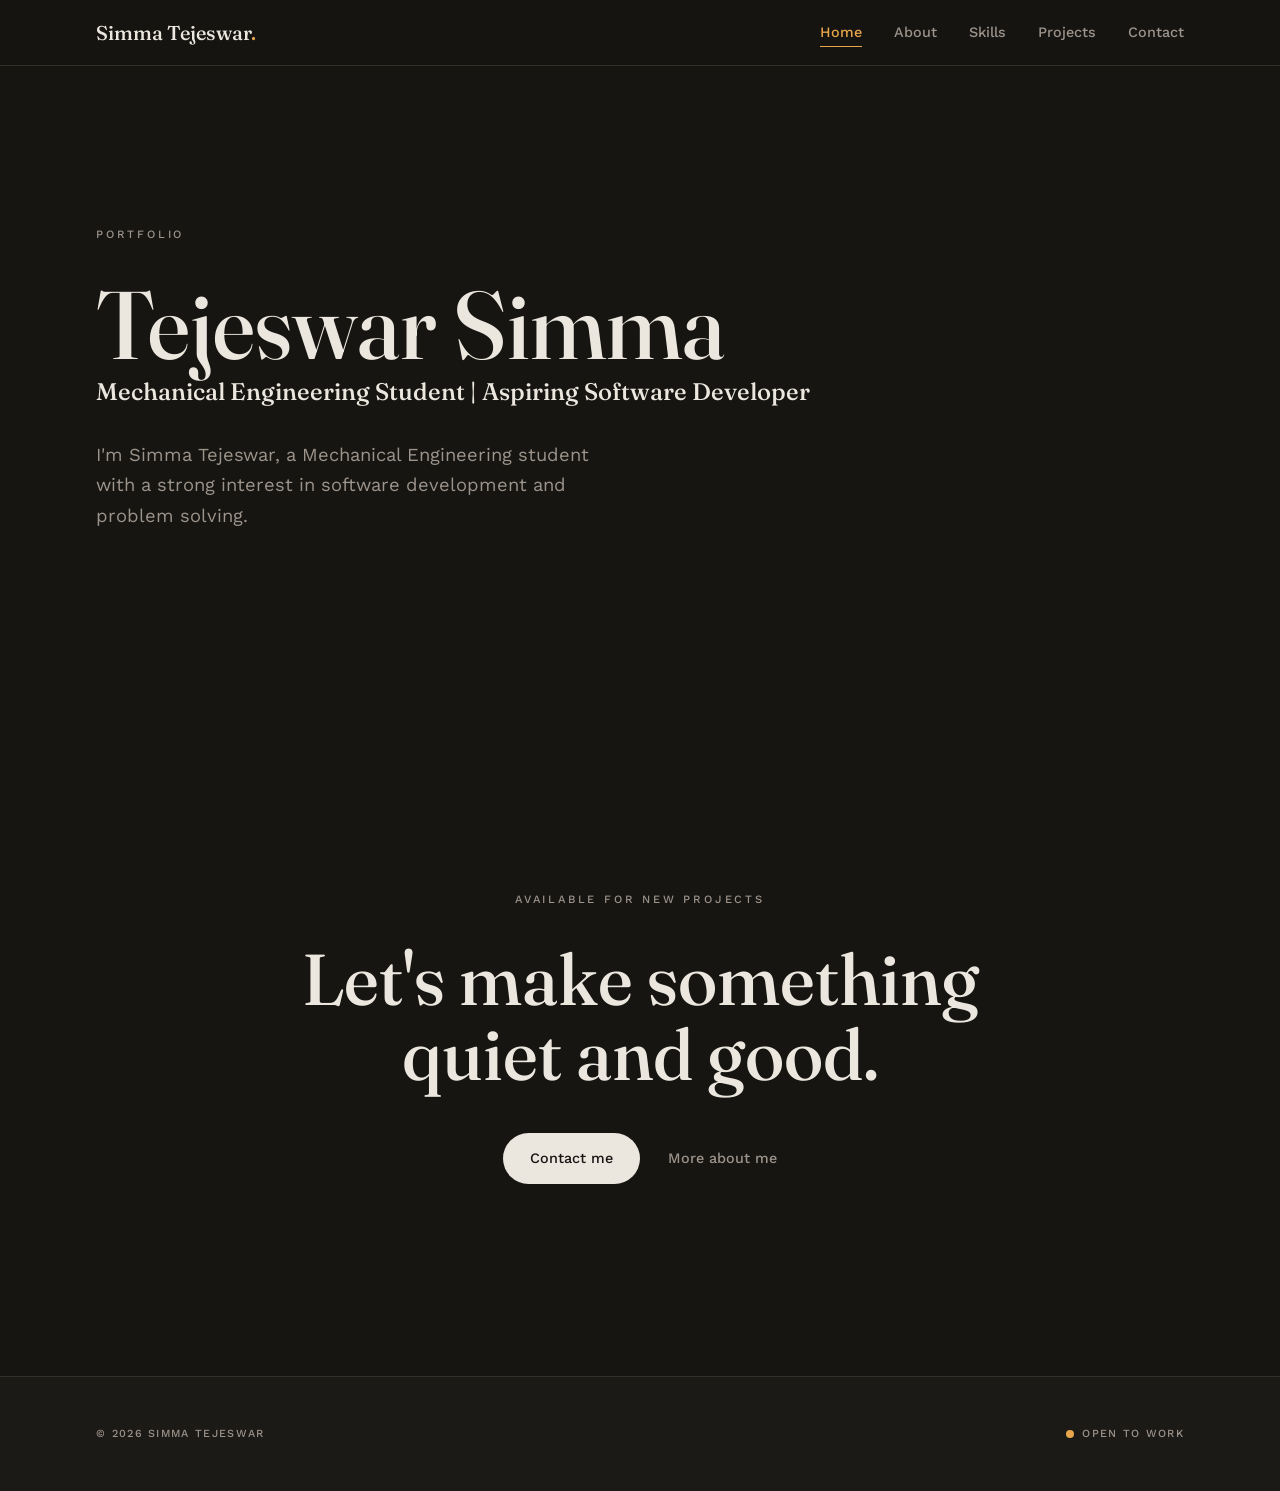
<file: index.html>
<!DOCTYPE html>
<html lang="en">
<head>
  <meta charset="UTF-8">
  <meta name="viewport" content="width=device-width, initial-scale=1">
  <title>Simma Tejeswar  &amp; Devoloper</title>
  <meta name="description" content="Portfolio of Simma Tejeswar, a   crafting calm, responsive websites with pure HTML and CSS.">
  <meta property="og:title" content="Simma Tejeswar —   &amp; Designer">
  <meta property="og:description" content="Calm, considered websites built with clean HTML and CSS.">
  <meta property="og:type" content="website">
  <meta name="twitter:card" content="summary_large_image">
  <link rel="preconnect" href="https://fonts.googleapis.com">
  <link rel="preconnect" href="https://fonts.gstatic.com" crossorigin>
  <link href="https://fonts.googleapis.com/css2?family=Fraunces:opsz,wght@9..144,400;9..144,500;9..144,600&amp;family=Work+Sans:wght@300;400;500;600&amp;display=swap" rel="stylesheet">
  <link rel="stylesheet" href="styles.css">
</head>
<body>

  <header class="site-header">
    <div class="container nav-inner">
      <a class="brand" href="index.html">Simma Tejeswar<span class="dot">.</span></a>
      <input type="checkbox" id="nav-toggle" class="nav-toggle">
      <label for="nav-toggle" class="nav-burger" aria-label="Toggle menu">
        <span></span><span></span><span></span>
      </label>
      <nav class="nav-links">
        <a class="ln" href="index.html" aria-current="page">Home</a>
        <a class="ln" href="about.html">About</a>
        <a class="ln" href="skills.html">Skills</a>
        <a class="ln" href="projects.html">Projects</a>
        <a class="ln" href="contact.html">Contact</a>
      </nav>
    </div>
  </header>

  <main>
    <section class="hero">
      <div class="container">
        <p class="eyebrow">Portfolio</p>
        <h1>Tejeswar Simma</h1>
             <h2>Mechanical Engineering Student | Aspiring Software Developer</h2>
        <p class="lede">I'm Simma Tejeswar, a Mechanical Engineering student with a strong interest in software development and problem solving.</p>
        <div class="hero-actions">

        </div>
      </div>
    </section>

    
    <section class="cta">
      <div class="container cta-inner">
        <p class="eyebrow">Available for new projects</p>
        <h2>Let's make something quiet and good.</h2>
        <div class="hero-actions">
          <a class="btn btn-solid" href="contact.html">Contact me</a>
          <a class="ln small-link" href="about.html">More about me</a>
        </div>
      </div>
    </section>
  </main>

  <footer class="site-footer">
    <div class="container footer-inner">
      <span>&copy; 2026 Simma Tejeswar</span>
      <div class="footer-status">
        <span class="status-dot"></span>
        <span>Open to work</span>
      </div>
    </div>
  </footer>

</body>
</html>
</file>
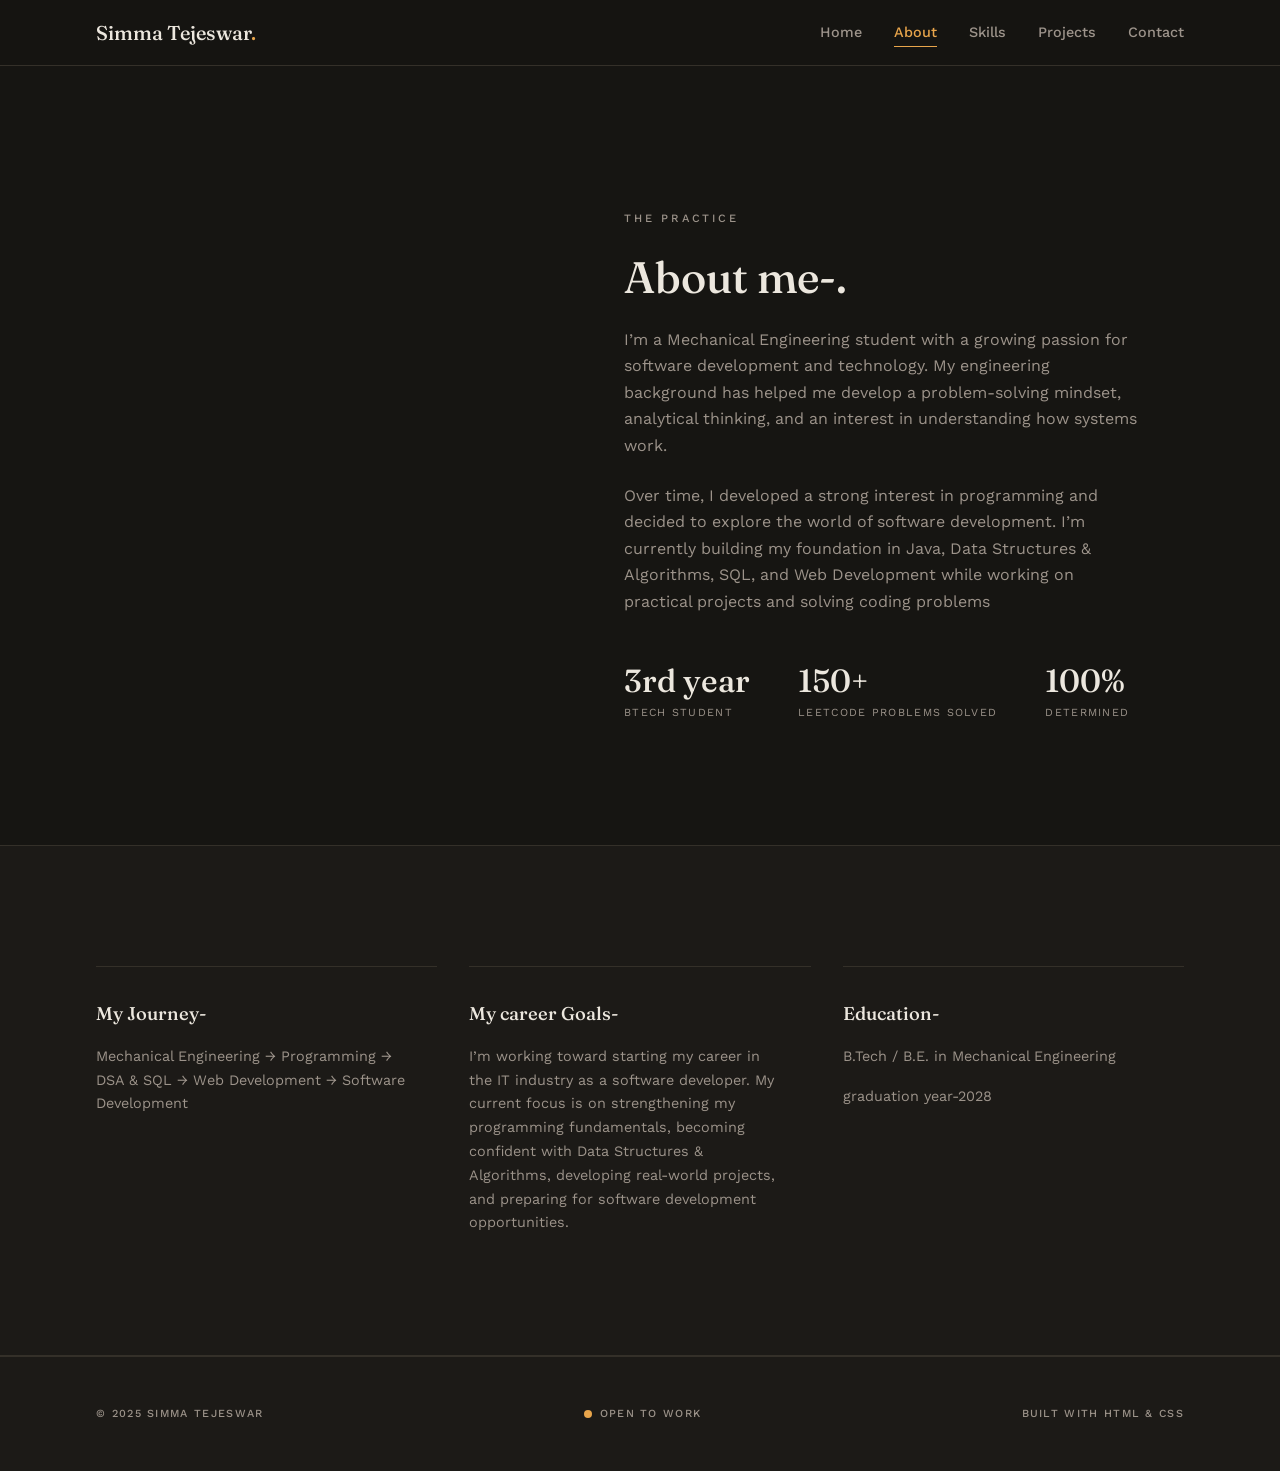
<file: about.html>
<!DOCTYPE html>
<html lang="en">
<head>
  <meta charset="UTF-8">
  <meta name="viewport" content="width=device-width, initial-scale=1">
  <title>About — Simma Tejeswar</title>
  <meta name="description" content="Who Simma Tejeswar is: a software developer who believes good design is mostly restraint. Background, values and numbers.">
  <meta property="og:title" content="About — Simma Tejeswar">
  <meta property="og:description" content="A software Devoloper who believes good design is mostly restraint.">
  <meta property="og:type" content="website">
  <meta name="twitter:card" content="summary_large_image">
  <link rel="preconnect" href="https://fonts.googleapis.com">
  <link rel="preconnect" href="https://fonts.gstatic.com" crossorigin>
  <link href="https://fonts.googleapis.com/css2?family=Fraunces:opsz,wght@9..144,400;9..144,500;9..144,600&amp;family=Work+Sans:wght@300;400;500;600&amp;display=swap" rel="stylesheet">
  <link rel="stylesheet" href="styles.css">
</head>
<body>

  <header class="site-header">
    <div class="container nav-inner">
      <a class="brand" href="index.html">Simma Tejeswar<span class="dot">.</span></a>
      <input type="checkbox" id="nav-toggle" class="nav-toggle">
      <label for="nav-toggle" class="nav-burger" aria-label="Toggle menu">
        <span></span><span></span><span></span>
      </label>
      <nav class="nav-links">
        <a class="ln" href="index.html">Home</a>
        <a class="ln" href="about.html" aria-current="page">About</a>
        <a class="ln" href="skills.html">Skills</a>
        <a class="ln" href="projects.html">Projects</a>
        <a class="ln" href="contact.html">Contact</a>
      </nav>
    </div>
  </header>


    <section class="section">
      <div class="container about-grid">
        <div class="about-photo">
        </div>
        <div class="about-copy">
          <p class="eyebrow">The practice</p>
          <h2>About me-.</h2>
          <p>I’m a Mechanical Engineering student with a growing passion for software development and technology. My engineering background has helped me develop a problem-solving mindset, analytical thinking, and an interest in understanding how systems work.</p>
          <p>Over time, I developed a strong interest in programming and decided to explore the world of software development. I’m currently building my foundation in Java, Data Structures & Algorithms, SQL, and Web Development while working on practical projects and solving coding problems</p>
          <div class="stats">
            <div>
              <span class="stat-value">3rd year</span>
              <span class="stat-label">btech student</span>
            </div>
            <div>
              <span class="stat-value">150+</span>
              <span class="stat-label">leetcode problems solved</span>
            </div>
            <div>
              <span class="stat-value">100%</span>
              <span class="stat-label">determined</span>
            </div>
          </div>
        </div>
      </div>
    </section>

    <section class="section section-soft">
      <div class="container">
        <div class="grid-3">
          <div class="skill-col">
            <h3>My Journey-</h3>
            <p>Mechanical Engineering → Programming → DSA & SQL → Web Development → Software Development</p>
          </div>
          <div class="skill-col">
            <h3>My career Goals-</h3>
            <p>I’m working toward starting my career in the IT industry as a software developer. My current focus is on strengthening my programming fundamentals, becoming confident with Data Structures & Algorithms, developing real-world projects, and preparing for software development opportunities.</p>
          </div>
          <div class="skill-col">
            <h3>Education-</h3>
            <p>B.Tech / B.E. in Mechanical Engineering</p>
            <p>graduation year-2028</p>
            
        </div>
      </div>
    </section>
  </main>

  <footer class="site-footer">
    <div class="container footer-inner">
      <span>&copy; 2025 Simma Tejeswar</span>
      <div class="footer-status">
        <span class="status-dot"></span>
        <span>Open to work</span>
      </div>
      <span>Built with HTML &amp; CSS</span>
    </div>
  </footer>

</body>
</html>
</file>
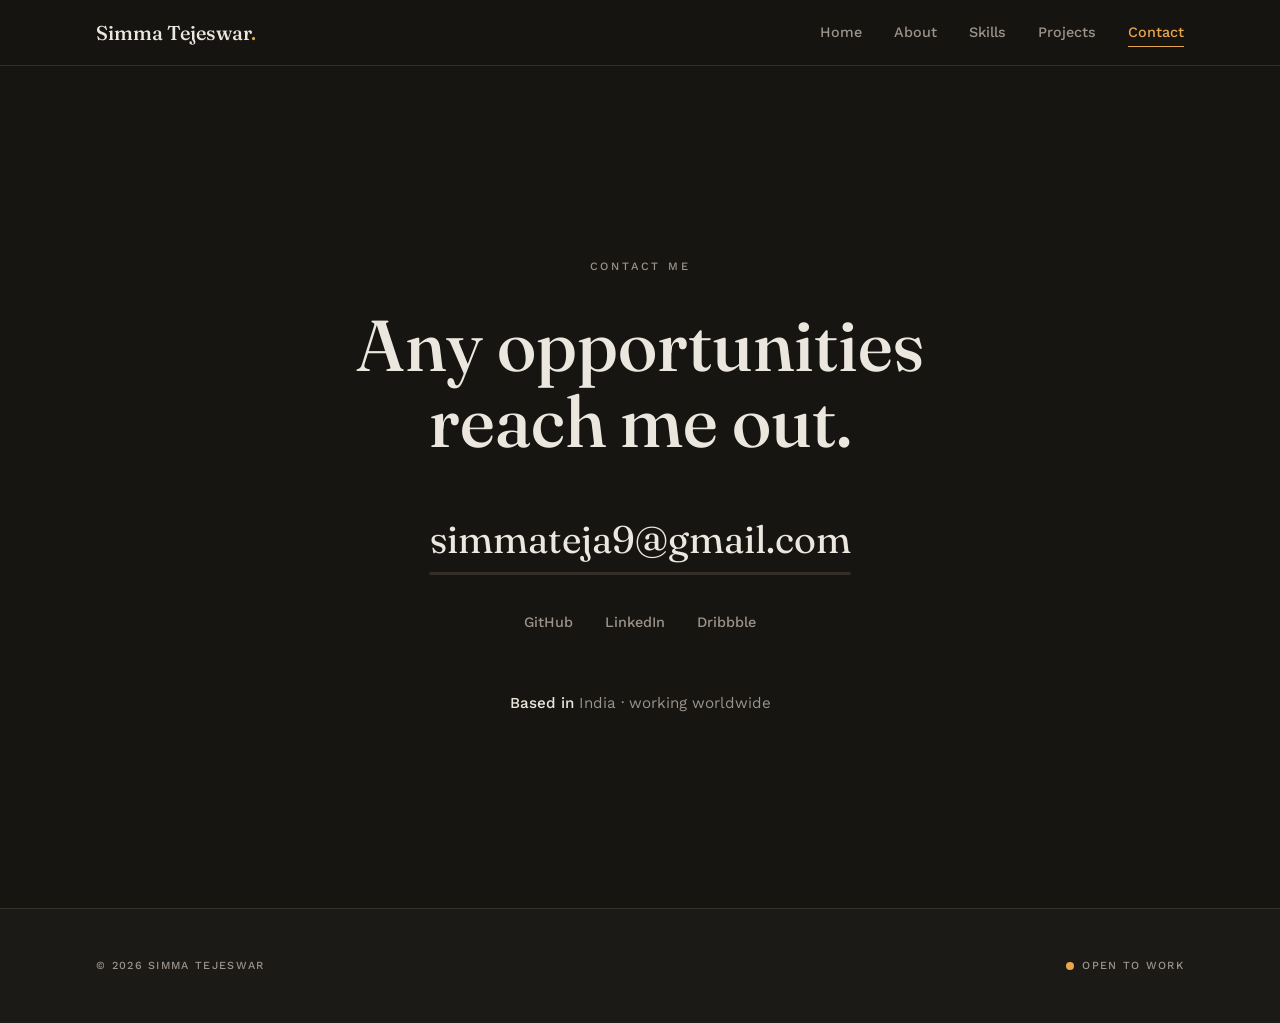
<file: contact.html>
<!DOCTYPE html>
<html lang="en">
<head>
  <meta charset="UTF-8">
  <meta name="viewport" content="width=device-width, initial-scale=1">
  <title>Contact — Simma Tejeswar</title>
  <meta name="description" content="Get in touch with Simma Tejeswar — available for freelance websites, redesigns and collaborations.">
  <meta property="og:title" content="Contact — Simma Tejeswar">
  <meta property="og:description" content="Available for freelance websites, redesigns and collaborations.">
  <meta property="og:type" content="website">
  <meta name="twitter:card" content="summary_large_image">
  <link rel="preconnect" href="https://fonts.googleapis.com">
  <link rel="preconnect" href="https://fonts.gstatic.com" crossorigin>
  <link href="https://fonts.googleapis.com/css2?family=Fraunces:opsz,wght@9..144,400;9..144,500;9..144,600&amp;family=Work+Sans:wght@300;400;500;600&amp;display=swap" rel="stylesheet">
  <link rel="stylesheet" href="styles.css">
</head>
<body>

  <header class="site-header">
    <div class="container nav-inner">
      <a class="brand" href="index.html">Simma Tejeswar<span class="dot">.</span></a>
      <input type="checkbox" id="nav-toggle" class="nav-toggle">
      <label for="nav-toggle" class="nav-burger" aria-label="Toggle menu">
        <span></span><span></span><span></span>
      </label>
      <nav class="nav-links">
        <a class="ln" href="index.html">Home</a>
        <a class="ln" href="about.html">About</a>
        <a class="ln" href="skills.html">Skills</a>
        <a class="ln" href="projects.html">Projects</a>
        <a class="ln" href="contact.html" aria-current="page">Contact</a>
      </nav>
    </div>
  </header>

  <main>
    <section class="cta">
      <div class="container cta-inner">
        <p class="eyebrow">Contact me</p>
        <h2>Any opportunities reach me out.</h2>
        <a class="email-link" href="mailto:simmateja9@gmail.com">simmateja9@gmail.com</a>
        <div class="socials">
          <a class="ln" href="https://github.com" target="_blank" rel="noopener">GitHub</a>
          <a class="ln" href="https://linkedin.com" target="_blank" rel="noopener">LinkedIn</a>
          <a class="ln" href="https://dribbble.com" target="_blank" rel="noopener">Dribbble</a>
        </div>
        <div class="contact-meta">
          <span><strong>Based in</strong> India &middot; working worldwide</span>
        </div>
      </div>
    </section>
  </main>

  <footer class="site-footer">
    <div class="container footer-inner">
      <span>&copy; 2026 Simma Tejeswar</span>
      <div class="footer-status">
        <span class="status-dot"></span>
        <span>Open to  work</span>
      </div>
    </div>
  </footer>

</body>
</html>
</file>
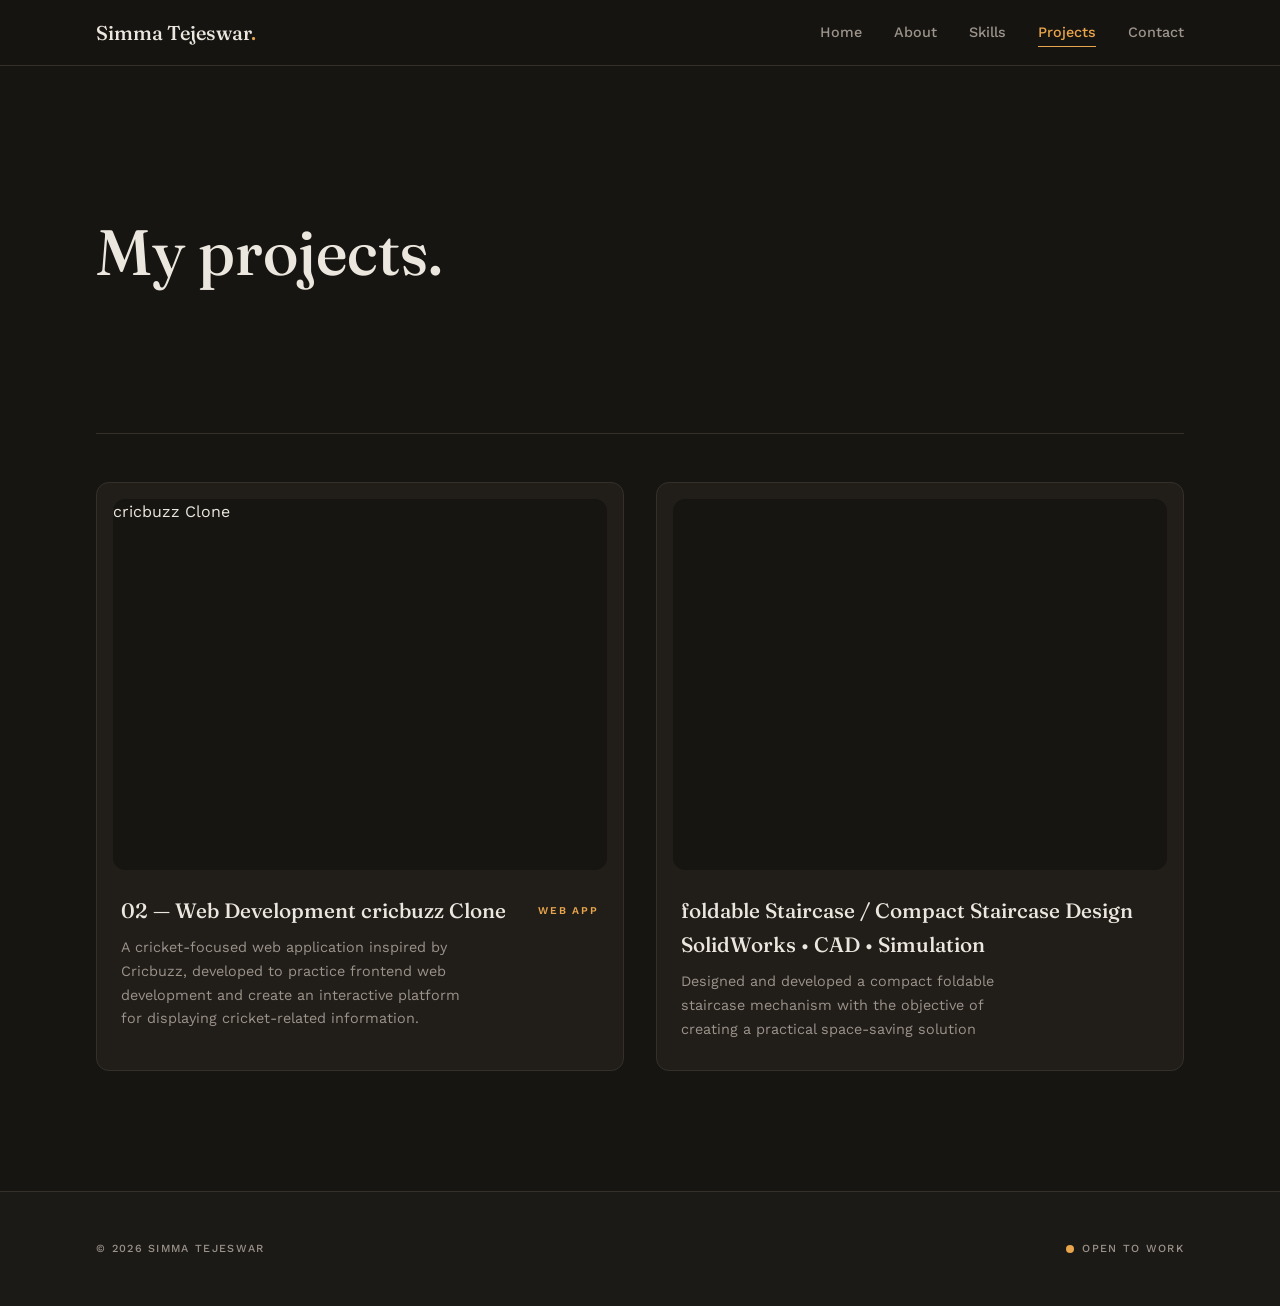
<file: projects.html>
<!DOCTYPE html>
<html lang="en">
<head>
  <meta charset="UTF-8">
  <meta name="viewport" content="width=device-width, initial-scale=1">
  <title>Projects — Simma Tejeswar</title>
  <meta name="description" content="Selected projects by Simma Tejeswar: dashboards, brand sites and editorial layouts built with HTML and CSS.">
  <meta property="og:title" content="Projects — Simma Tejeswar">
  <meta property="og:description" content="Selected projects: dashboards, brand sites and editorial layouts.">
  <meta property="og:type" content="website">
  <meta name="twitter:card" content="summary_large_image">
  <link rel="preconnect" href="https://fonts.googleapis.com">
  <link rel="preconnect" href="https://fonts.gstatic.com" crossorigin>
  <link href="https://fonts.googleapis.com/css2?family=Fraunces:opsz,wght@9..144,400;9..144,500;9..144,600&amp;family=Work+Sans:wght@300;400;500;600&amp;display=swap" rel="stylesheet">
  <link rel="stylesheet" href="styles.css">
</head>
<body>

  <header class="site-header">
    <div class="container nav-inner">
      <a class="brand" href="index.html">Simma Tejeswar<span class="dot">.</span></a>
      <input type="checkbox" id="nav-toggle" class="nav-toggle">
      <label for="nav-toggle" class="nav-burger" aria-label="Toggle menu">
        <span></span><span></span><span></span>
      </label>
      <nav class="nav-links">
        <a class="ln" href="index.html">Home</a>
        <a class="ln" href="about.html">About</a>
        <a class="ln" href="skills.html">Skills</a>
        <a class="ln" href="projects.html" aria-current="page">Projects</a>
        <a class="ln" href="contact.html">Contact</a>
      </nav>
    </div>
  </header>

  <main>
    <section class="page-hero">
      <div class="container">
        <h1>My projects.</h1>
      </div>
    </section>

    <section class="section">
      <div class="container">
        <div class="section-head">
        </div>
        <div class="grid-2">
          <article class="card">
            <div class="card-media">
                <div>cricbuzz Clone </div>
            </div>
            <div class="card-body">
              <div class="card-head">
                <h3>02 — Web Development
cricbuzz Clone</h3>
                <span class="tag">Web app</span>
              </div>
              <p>A cricket-focused web application inspired by Cricbuzz, developed to practice frontend web development and create an interactive platform for displaying cricket-related information.</p>
            </div>
          </article>
          <article class="card">
            <div class="card-media">
            </div>
            <div class="card-body">
              <div class="card-head">
                <h3>foldable Staircase / Compact Staircase Design

SolidWorks • CAD • Simulation</h3>
              </div>
              <p>Designed and developed a compact foldable staircase mechanism with the objective of creating a practical space-saving solution</p>
            </div>
          </article>
         

    </section>
  </main>

  <footer class="site-footer">
    <div class="container footer-inner">
      <span>&copy; 2026 Simma Tejeswar</span>
      <div class="footer-status">
        <span class="status-dot"></span>
        <span>Open to  work</span>
      </div>
    </div>
  </footer>

</body>
</html>
</file>
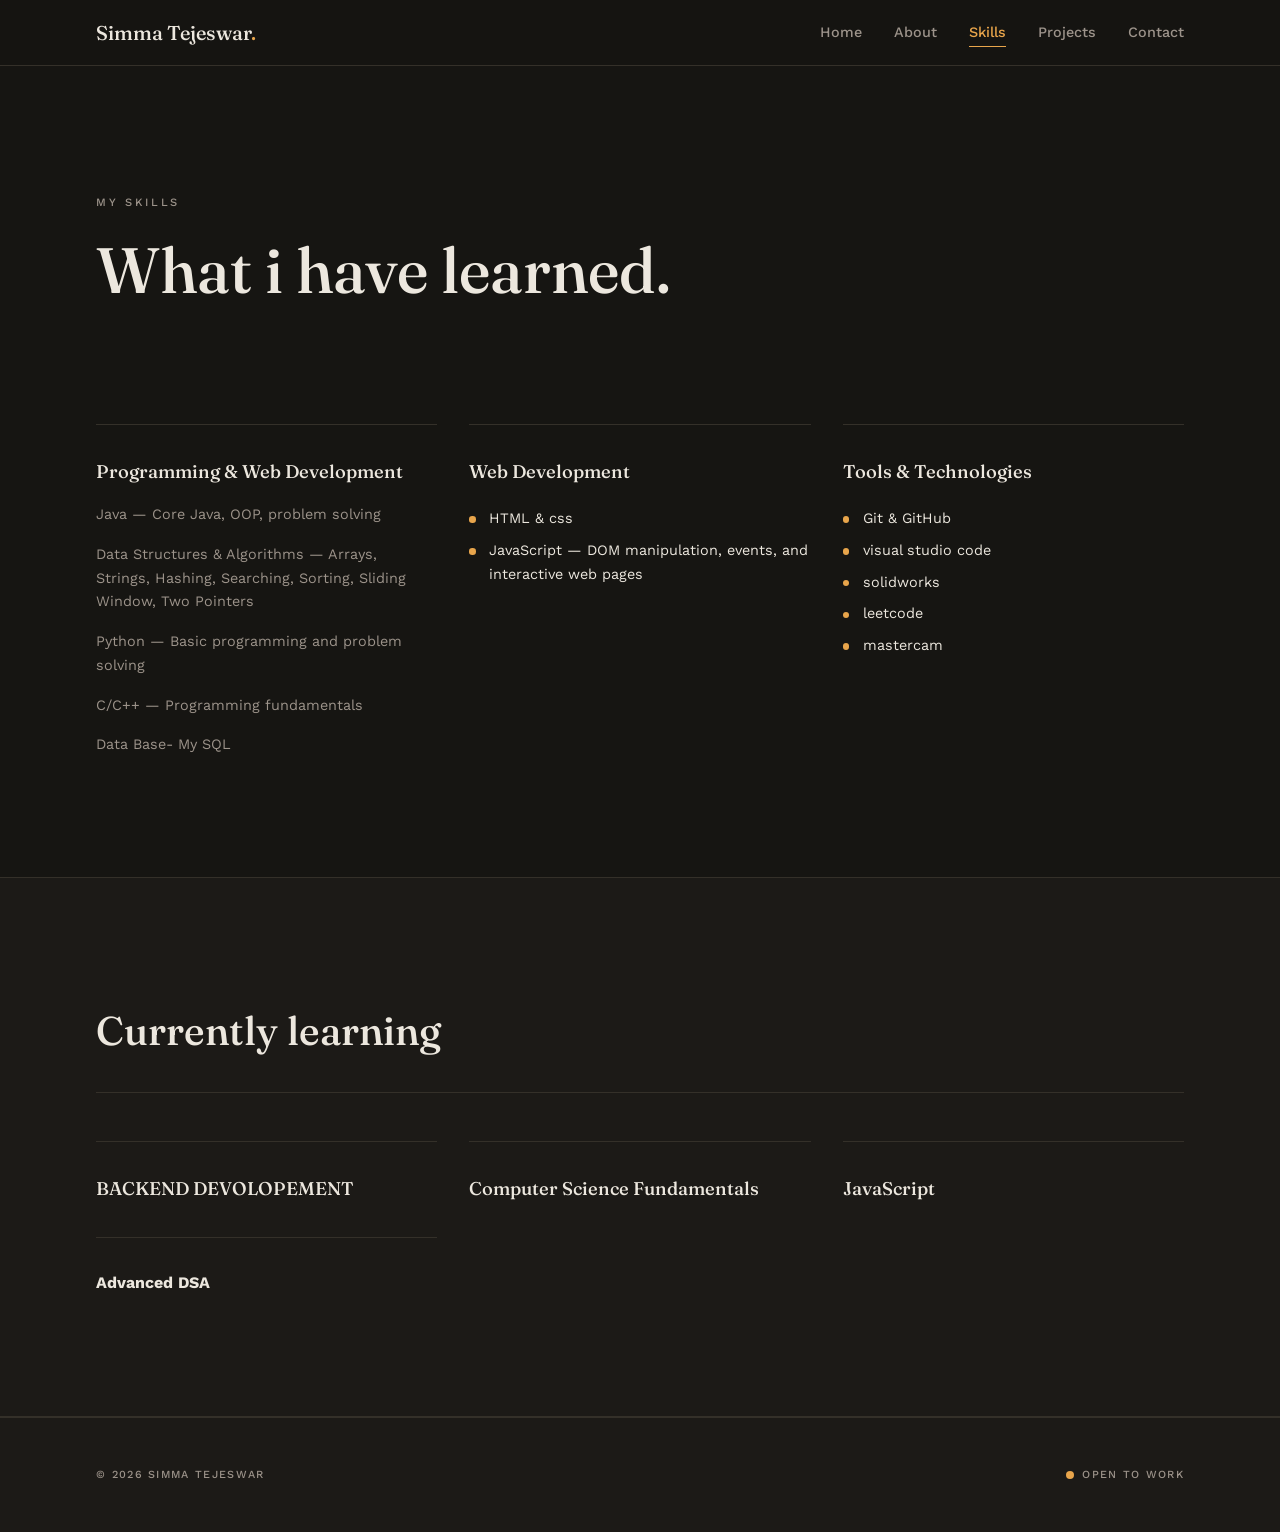
<file: skills.html>
<!DOCTYPE html>
<html lang="en">
<head>
  <meta charset="UTF-8">
  <meta name="viewport" content="width=device-width, initial-scale=1">
  <title>Skills —Simma Tejeswar</title>
  <meta name="description" content="Simma Tejeswar's skill set: semantic HTML, modern CSS, responsive layouts, typography, accessibility and workflow tooling.">
  <meta property="og:title" content="Skills —Simma Tejeswar">
  <meta property="og:description" content="Semantic HTML, modern CSS, responsive layouts and accessible design.">
  <meta property="og:type" content="website">
  <meta name="twitter:card" content="summary_large_image">
  <link rel="preconnect" href="https://fonts.googleapis.com">
  <link rel="preconnect" href="https://fonts.gstatic.com" crossorigin>
  <link href="https://fonts.googleapis.com/css2?family=Fraunces:opsz,wght@9..144,400;9..144,500;9..144,600&amp;family=Work+Sans:wght@300;400;500;600&amp;display=swap" rel="stylesheet">
  <link rel="stylesheet" href="styles.css">
</head>
<body>

  <header class="site-header">
    <div class="container nav-inner">
      <a class="brand" href="index.html">Simma Tejeswar<span class="dot">.</span></a>
      <input type="checkbox" id="nav-toggle" class="nav-toggle">
      <label for="nav-toggle" class="nav-burger" aria-label="Toggle menu">
        <span></span><span></span><span></span>
      </label>
      <nav class="nav-links">
        <a class="ln" href="index.html">Home</a>
        <a class="ln" href="about.html">About</a>
        <a class="ln" href="skills.html" aria-current="page">Skills</a>
        <a class="ln" href="projects.html">Projects</a>
        <a class="ln" href="contact.html">Contact</a>
      </nav>
    </div>
  </header>

  <main>
    <section class="page-hero">
      <div class="container">
        <p class="eyebrow">MY SKILLS</p>
        <h1>What i have learned.</h1>
      </div>
    </section>

    <section class="section">
      <div class="container grid-3">
        <div class="skill-col">
          <h3>Programming &amp; Web Development</h3>
          <P>Java — Core Java, OOP, problem solving</P>
          <p>Data Structures & Algorithms — Arrays, Strings, Hashing, Searching, Sorting, Sliding Window, Two Pointers</p>
        <p>
            Python — Basic programming and problem solving
        </p>
        <p>C/C++ — Programming fundamentals</p>
        <p>Data Base- My SQL</p>
          
        </div>
        <div class="skill-col">
          <h3>Web Development</h3>
         <ul class="skill-list">
            <li>HTML &amp; css</li>
            <li>JavaScript — DOM manipulation, events, and interactive web pages</li>
          </ul>
        </div>
        <div class="skill-col">
          <h3>Tools & Technologies</h3>
          <ul class="skill-list">
            <li>Git &amp; GitHub</li>
            <li>visual studio code</li>
            <li>solidworks</li>
            <li>leetcode</li>
            <li>mastercam</li>
          </ul>
        </div>
      </div>
    </section>

    <section class="section section-soft">
      <div class="container">
        <div class="section-head">
          <h2 class="section-title">Currently learning</h2>
        </div>
        <div class="grid-3">
          <div class="skill-col">
            <h3> BACKEND DEVOLOPEMENT</h3>
          </div>
          <div class="skill-col">
            <h3>Computer Science Fundamentals</h3>
          </div>
          <div class="skill-col">
            <h3>JavaScript</h3>
          </div>
          <div class="skill-col">
            <h4>Advanced DSA</h4>
          </div>
        </div>
      </div>
    </section>
  </main>

  <footer class="site-footer">
    <div class="container footer-inner">
      <span>&copy; 2026  Simma Tejeswar</span>
      <div class="footer-status">
        <span class="status-dot"></span>
        <span>Open to work</span>
      </div>
    </div>
  </footer>

</body>
</html>
</file>
<file: styles.css>
/* ============================================================
   Alex Carter — Portfolio
   Pure HTML + CSS. No JavaScript.
   ============================================================ */

:root {
  --bg: #161512;
  --bg-soft: #1c1a17;
  --panel: #211e1a;
  --ink: #ece7de;
  --mute: #9c938a;
  --line: #343029;
  --sun: #e8a54b;
  --font-display: "Fraunces", Georgia, serif;
  --font-sans: "Work Sans", "Segoe UI", Arial, sans-serif;
  --radius: min(1vw, 16px);
  --radius-sm: min(1vw, 12px);
}

* { margin: 0; padding: 0; box-sizing: border-box; }

html { scroll-behavior: smooth; }

body {
  background: var(--bg);
  color: var(--ink);
  font-family: var(--font-sans);
  line-height: 1.65;
  -webkit-font-smoothing: antialiased;
}

img { display: block; max-width: 100%; }
a { color: inherit; text-decoration: none; }

.container {
  max-width: 72rem;
  margin-inline: auto;
  padding-inline: 1.25rem;
}
@media (min-width: 640px) {
  .container { padding-inline: 2rem; }
}

/* ---------- typography ---------- */

h1, h2, h3 {
  font-family: var(--font-display);
  font-weight: 500;
}

.eyebrow {
  font-size: 0.7rem;
  font-weight: 500;
  text-transform: uppercase;
  letter-spacing: 0.25em;
  color: var(--mute);
}

.lede {
  margin-top: 1.75rem;
  max-width: 48ch;
  color: var(--mute);
  font-size: 1.05rem;
}
@media (min-width: 640px) {
  .lede { font-size: 1.15rem; }
}

/* underline-on-hover link */
.ln { position: relative; display: inline-block; }
.ln::after {
  content: "";
  position: absolute;
  left: 0; right: 0; bottom: -3px;
  height: 1px;
  background: currentColor;
  transform: scaleX(0);
  transform-origin: left;
  transition: transform 0.3s ease;
}
.ln:hover::after,
.nav-links a[aria-current="page"]::after { transform: scaleX(1); }

/* ---------- header / navigation ---------- */

.site-header {
  position: sticky;
  top: 0;
  z-index: 40;
  border-bottom: 1px solid var(--line);
  background: rgba(22, 21, 18, 0.85);
  backdrop-filter: blur(12px);
  -webkit-backdrop-filter: blur(12px);
}

.nav-inner {
  display: flex;
  align-items: center;
  justify-content: space-between;
  gap: 1rem;
  padding-block: 1rem;
  min-width: 0;
}

.brand {
  font-family: var(--font-display);
  font-size: 1.25rem;
  font-weight: 500;
  white-space: nowrap;
}
.brand .dot { color: var(--sun); }

.nav-toggle { display: none; }

.nav-links {
  display: flex;
  align-items: center;
  gap: 2rem;
  font-size: 0.9rem;
  font-weight: 500;
  color: var(--mute);
}
.nav-links a { transition: color 0.3s ease; }
.nav-links a:hover,
.nav-links a[aria-current="page"] { color: var(--ink); }
.nav-links a[aria-current="page"] { color: var(--sun); }

.nav-burger {
  display: none;
  flex-direction: column;
  gap: 5px;
  padding: 8px 6px;
  cursor: pointer;
}
.nav-burger span {
  width: 22px;
  height: 2px;
  background: var(--ink);
  transition: transform 0.3s ease, opacity 0.3s ease;
}
.nav-toggle:checked ~ .nav-burger span:nth-child(1) { transform: translateY(7px) rotate(45deg); }
.nav-toggle:checked ~ .nav-burger span:nth-child(2) { opacity: 0; }
.nav-toggle:checked ~ .nav-burger span:nth-child(3) { transform: translateY(-7px) rotate(-45deg); }

@media (max-width: 767px) {
  .nav-burger { display: flex; }
  .nav-links {
    display: none;
    position: absolute;
    top: 100%;
    left: 0;
    right: 0;
    flex-direction: column;
    align-items: flex-start;
    gap: 0.25rem;
    padding: 1rem 1.25rem 1.25rem;
    background: var(--bg-soft);
    border-bottom: 1px solid var(--line);
  }
  .nav-toggle:checked ~ .nav-links { display: flex; }
  .nav-links a { padding: 0.5rem 0; font-size: 1rem; }
}

/* ---------- buttons ---------- */

.btn {
  display: inline-block;
  border: 1px solid transparent;
  border-radius: 999px;
  padding: 0.8rem 1.6rem;
  font-size: 0.9rem;
  font-weight: 500;
  transition: transform 0.3s cubic-bezier(0.2, 0, 0, 1), border-color 0.3s ease;
}
.btn:hover { transform: translateY(-2px); }
.btn-solid { background: var(--ink); color: var(--bg); }
.btn-ghost { border-color: var(--line); }
.btn-ghost:hover { border-color: var(--mute); }

.small-link {
  font-size: 0.9rem;
  font-weight: 500;
  color: var(--mute);
  transition: color 0.3s ease;
}
.small-link:hover { color: var(--ink); }

/* ---------- sections ---------- */

.section { padding-block: 5rem; }
.section-soft {
  background: var(--bg-soft);
  border-block: 1px solid var(--line);
}
@media (min-width: 640px) {
  .section { padding-block: 7.5rem; }
}

.section-head {
  display: flex;
  align-items: flex-end;
  justify-content: space-between;
  gap: 1rem;
  border-bottom: 1px solid var(--line);
  padding-bottom: 1.75rem;
  margin-bottom: 3rem;
}
.section-title { font-size: clamp(1.75rem, 4vw, 2.5rem); }

/* ---------- hero ---------- */

.hero { padding-block: 6rem 5rem; }
@media (min-width: 640px) {
  .hero { padding-block: 10rem 8rem; }
}
.hero h1 {
  margin-top: 2rem;
  max-width: 20ch;
  font-size: clamp(2.6rem, 7.5vw, 6rem);
  line-height: 1;
  text-wrap: balance;
}
.hero-actions {
  margin-top: 2.5rem;
  display: flex;
  flex-wrap: wrap;
  align-items: center;
  gap: 1.75rem;
}

/* inner-page hero */
.page-hero { padding-block: 5rem 0; }
.page-hero h1 {
  margin-top: 1.5rem;
  max-width: 22ch;
  font-size: clamp(2.25rem, 6vw, 4rem);
  line-height: 1.05;
  text-wrap: balance;
}
@media (min-width: 640px) {
  .page-hero { padding-block: 8rem 0; }
}

/* ---------- grids ---------- */

.grid-2, .grid-3 { display: grid; gap: 2rem; }
@media (min-width: 640px) {
  .grid-2 { grid-template-columns: repeat(2, 1fr); }
  .grid-3 { grid-template-columns: repeat(3, 1fr); }
}

/* ---------- project cards ---------- */

.card {
  display: block;
  background: var(--panel);
  border: 1px solid var(--line);
  border-radius: var(--radius);
  padding: 1rem;
  transition: transform 0.4s cubic-bezier(0.2, 0, 0, 1), border-color 0.4s ease;
}
.card:hover {
  transform: translateY(-4px);
  border-color: color-mix(in srgb, var(--sun) 40%, var(--line));
}
.card-media {
  aspect-ratio: 4 / 3;
  overflow: hidden;
  border-radius: var(--radius-sm);
  background: var(--bg);
}
.card-media img {
  width: 100%;
  height: 100%;
  object-fit: cover;
  transition: transform 0.6s cubic-bezier(0.2, 0, 0, 1);
}
.card:hover .card-media img { transform: scale(1.04); }
.card-body { padding: 1.5rem 0.5rem 0.75rem; }
.card-head {
  display: flex;
  align-items: center;
  justify-content: space-between;
  gap: 1rem;
}
.card-head h3 { font-size: 1.3rem; }
.tag {
  font-size: 0.65rem;
  font-weight: 600;
  letter-spacing: 0.18em;
  text-transform: uppercase;
  color: var(--sun);
  white-space: nowrap;
}
.card-body p {
  margin-top: 0.5rem;
  max-width: 40ch;
  color: var(--mute);
  font-size: 0.9rem;
}

/* ---------- about ---------- */

.about-grid {
  display: grid;
  gap: 3rem;
}
@media (min-width: 960px) {
  .about-grid {
    grid-template-columns: 0.8fr 1fr;
    gap: 5rem;
    align-items: center;
  }
}

.about-copy h2 {
  margin-top: 1.5rem;
  max-width: 24ch;
  font-size: clamp(1.75rem, 4vw, 2.75rem);
  line-height: 1.15;
  text-wrap: balance;
  align-items: center;
}
.about-copy p { margin-top: 1.5rem; max-width: 52ch; color: var(--mute); }

.stats {
  display: flex;
  flex-wrap: wrap;
  gap: 3rem;
  margin-top: 3rem;
}
.stat-value {
  display: block;
  font-family: var(--font-display);
  font-size: 2rem;
  font-weight: 500;
  line-height: 1.1;
}
.stat-label {
  font-size: 0.68rem;
  text-transform: uppercase;
  letter-spacing: 0.12em;
  color: var(--mute);
}

/* ---------- skills ---------- */

.skill-col { border-top: 1px solid var(--line); padding-top: 2rem; }
.skill-col h3 { font-size: 1.15rem; }
.skill-col > p {
  margin-top: 1rem;
  max-width: 35ch;
  color: var(--mute);
  font-size: 0.9rem;
}
.skill-list {
  margin-top: 1.25rem;
  list-style: none;
  display: grid;
  gap: 0.5rem;
  font-size: 0.9rem;
}
.skill-list li {
  position: relative;
  padding-left: 1.25rem;
  color: var(--ink);
}
.skill-list li::before {
  content: "";
  position: absolute;
  left: 0;
  top: 0.65em;
  width: 0.4rem;
  height: 0.4rem;
  border-radius: 50%;
  background: var(--sun);
}

/* ---------- contact / CTA ---------- */

.cta { padding-block: 8rem; }
@media (min-width: 640px) { .cta { padding-block: 12rem; } }
.cta-inner {
  display: flex;
  flex-direction: column;
  align-items: center;
  text-align: center;
}
.cta h2 {
  margin-top: 2rem;
  max-width: 20ch;
  font-size: clamp(2.25rem, 6vw, 4.5rem);
  line-height: 1.05;
  text-wrap: balance;
}
.cta-sub {
  margin-top: 1.75rem;
  max-width: 40ch;
  color: var(--mute);
}

.email-link {
  margin-top: 3rem;
  font-family: var(--font-display);
  font-size: clamp(1.3rem, 4vw, 2.4rem);
  word-break: break-word;
  text-decoration: underline;
  text-decoration-color: var(--line);
  text-underline-offset: 0.5em;
  transition: text-decoration-color 0.3s ease;
}
.email-link:hover { text-decoration-color: var(--sun); }

.socials {
  margin-top: 2.5rem;
  display: flex;
  gap: 2rem;
  font-size: 0.9rem;
  font-weight: 500;
  color: var(--mute);
}
.socials a { transition: color 0.3s ease; }
.socials a:hover { color: var(--ink); }

.contact-meta {
  margin-top: 3.5rem;
  display: grid;
  gap: 0.75rem;
  font-size: 0.95rem;
  color: var(--mute);
}
.contact-meta strong { color: var(--ink); font-weight: 500; }

/* ---------- footer ---------- */

.site-footer {
  border-top: 1px solid var(--line);
  background: var(--bg-soft);
}
.footer-inner {
  display: flex;
  flex-direction: column;
  align-items: center;
  gap: 1rem;
  padding-block: 3rem;
  font-size: 0.68rem;
  font-weight: 500;
  text-transform: uppercase;
  letter-spacing: 0.12em;
  color: var(--mute);
  text-align: center;
}
@media (min-width: 640px) {
  .footer-inner {
    flex-direction: row;
    justify-content: space-between;
  }
}
.footer-status { display: flex; align-items: center; }
.status-dot {
  display: inline-block;
  width: 0.5rem;
  height: 0.5rem;
  margin-right: 0.5rem;
  border-radius: 50%;
  background: var(--sun);
}
</file>
